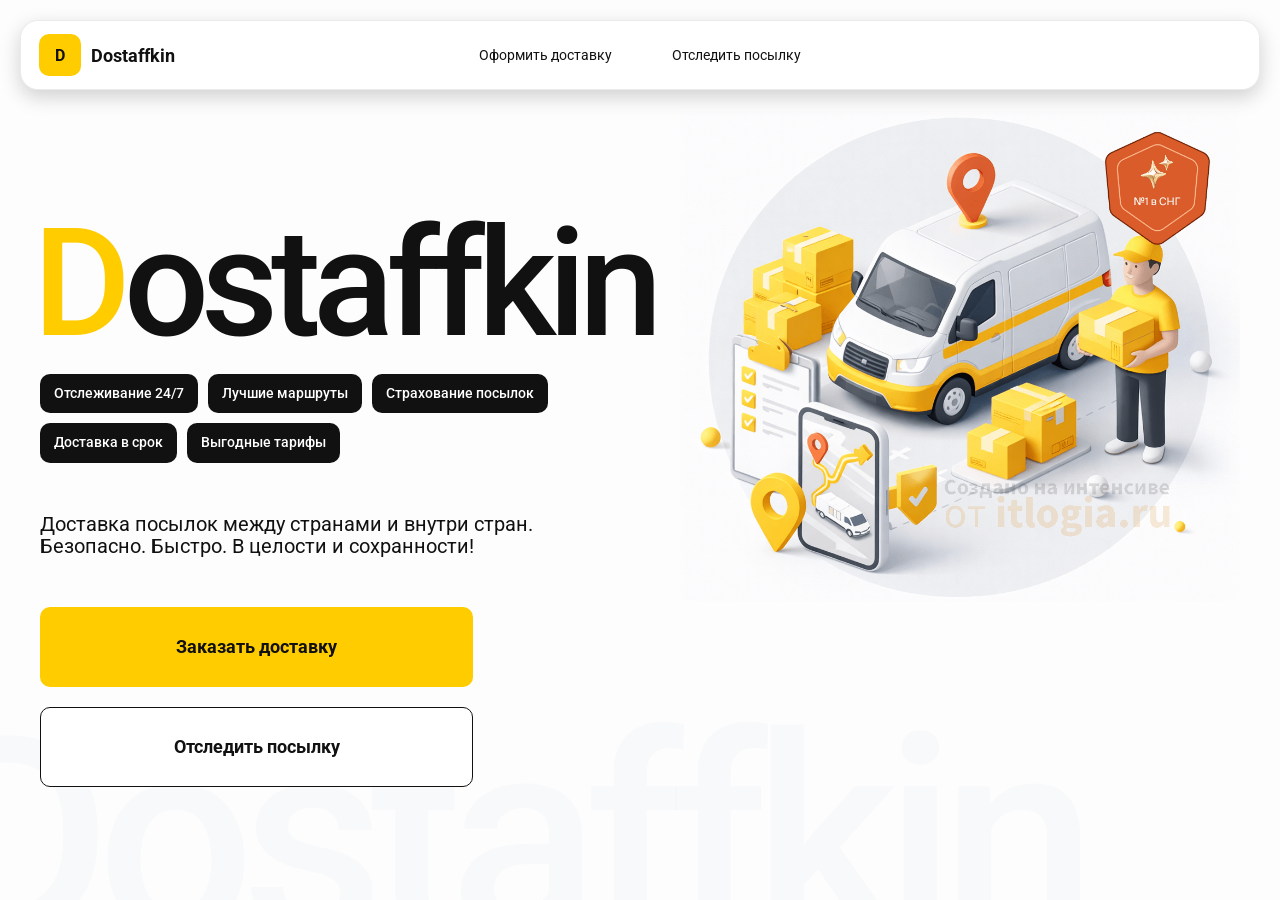
<file: index.html>
<!doctype html>
<html lang="ru">

<head>
    <meta charset="utf-8" />
    <meta name="viewport" content="width=device-width,initial-scale=1,maximum-scale=1,user-scalable=0" />
    <title>Dostaffkin — Доставка посылок между странами и внутри стран. Безопасно. Быстро. В целости и сохранности!
    </title>

    <link href="styles/base.css" rel="Stylesheet" />
    <link href="styles/base_adptive.css" rel="Stylesheet" />
    <link href="styles/index.css" rel="Stylesheet" />
    <link href="styles/index_adaptive.css" rel="Stylesheet" />
</head>

<body>
    <div class="container">
        <header class="header">
            <a class="header-brand" href="#">
                <div class="header-logo">D</div>
                <div class="header-title">Dostaffkin</div>
            </a>
            <nav class="header-menu">
                <a class="header-link" href="./order.html">Оформить <span>доставку</span></a>
                <a class="header-link" href="./track.html">Отследить <span>посылку</span></a>
            </nav>
        </header>
        <main class="main">
            <section class="main-info">
                <div class="main-title">
                    <span>D</span>ostaffkin
                </div>
                <div class="main-features">
                    <div class="main-feature">Отслеживание 24/7</div>
                    <div class="main-feature">Лучшие маршруты</div>
                    <div class="main-feature">Страхование посылок</div>
                    <div class="main-feature">Доставка в срок</div>
                    <div class="main-feature">Выгодные тарифы</div>
                </div>
                <div class="main-description">
                    Доставка посылок между странами и внутри стран.
                    Безопасно. Быстро. В целости и сохранности!
                </div>
                <div class="main-actions">
                    <a class="button" type="button" href="./order.html">Заказать доставку</a>
                    <a class="button button-white" type="button" href="./track.html">Отследить посылку</a>
                </div>
            </section>
            <div class="main-title-ghost">Dostaffkin</div>
            <section class="main-image">
                <img src="images/main-image.png" alt="Main image" />
            </section>
        </main>
    </div>
</body>

</html>
</file>
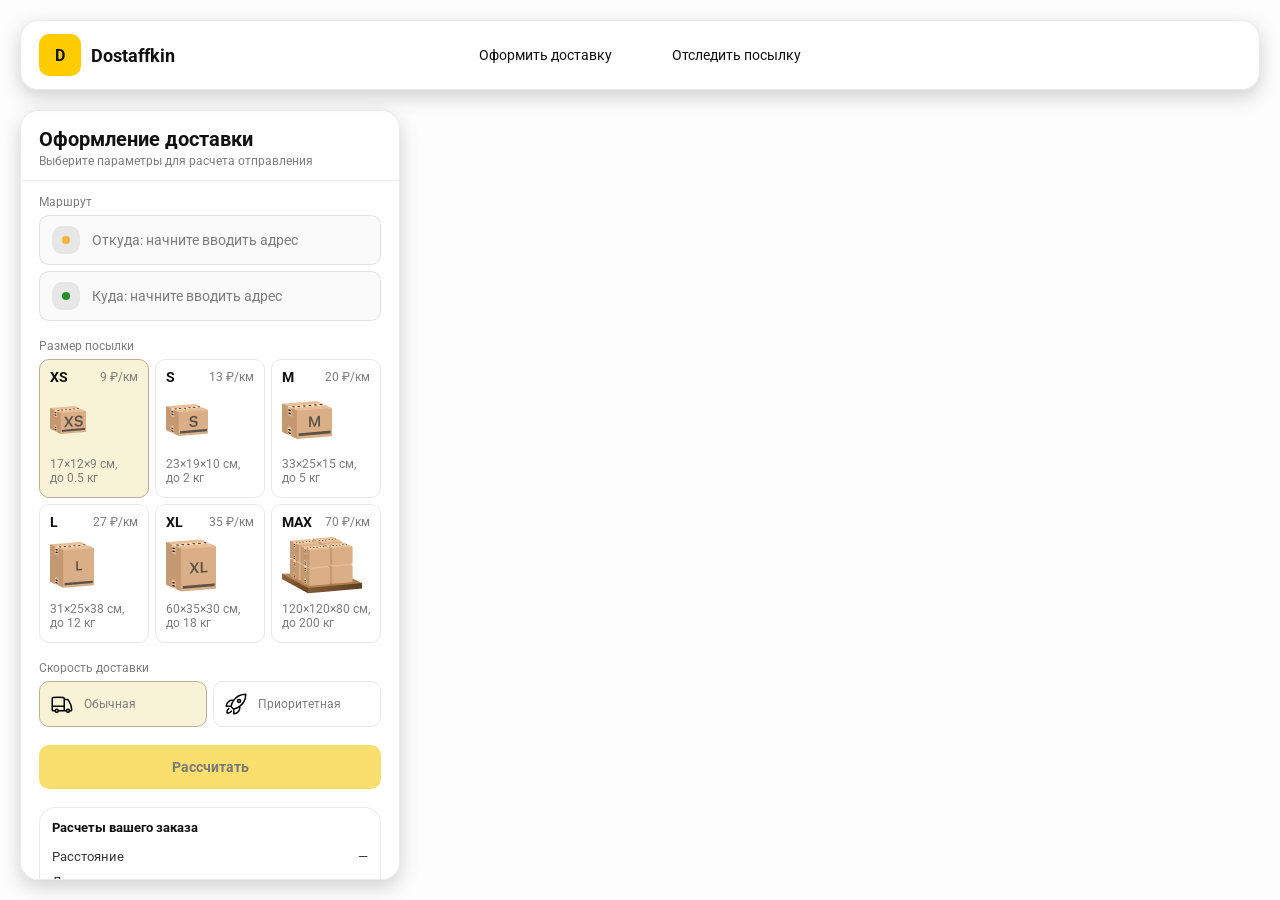
<file: order.html>
<!doctype html>
<html lang="ru">

<head>
    <meta charset="utf-8" />
    <meta name="viewport" content="width=device-width,initial-scale=1,maximum-scale=1,user-scalable=0" />
    <title>Оформление доставки</title>

    <link rel="stylesheet" href="styles/base.css" />
    <link rel="stylesheet" href="styles/base_adptive.css" />

    <link rel="stylesheet" href="styles/order.css" />
    <link rel="stylesheet" href="styles/order_adaptive.css" />

    <script src="https://api-maps.yandex.ru/2.1/?lang=ru_RU&apikey=f8033e4e-da6e-4111-876b-898e446dbfa6&suggest_apikey=1c3ef6a0-87ef-4f48-9060-6bc2e76697da" type="text/javascript"></script>
</head>

<body>
    <div id="map"></div>
    <header class="header">
        <a class="header-brand" href="./index.html">
            <div class="header-logo">D</div>
            <div class="header-title">Dostaffkin</div>
        </a>
        <nav class="header-menu">
            <a class="header-link" href="#">Оформить <span>доставку</span></a>
            <a class="header-link" href="./track.html">Отследить <span>посылку</span></a>
        </nav>
    </header>
    <aside class="main" id="sidebar">
        <div class="main-header">
            <div class="main-title">Оформление доставки</div>
            <div class="main-text">Выберите параметры для расчета отправления</div>
        </div>
        <div class="main-content">
            <div class="main-route">
                <div class="main-block-title">Маршрут</div>
                <div class="main-fields">
                    <div class="main-field" id="fromField">
                        <div class="main-pin"></div>
                        <input id="from" placeholder="Откуда: начните вводить адрес" autocomplete="off" />
                        <div class="main-ac" id="fromAc" role="listbox" aria-label="Подсказки адресов"></div>
                    </div>
                    <div class="main-field" id="toField">
                        <div class="main-pin"></div>
                        <input id="to" placeholder="Куда: начните вводить адрес" autocomplete="off" />
                        <div class="main-ac" id="toAc" role="listbox" aria-label="Подсказки адресов"></div>
                    </div>
                </div>
            </div>
            <div class="main-package">
                <div class="main-block-title">Размер посылки</div>

                <div class="main-sizes">
                    <div class="main-size-card is-active" data-value="xs">
                        <div class="main-size-top">
                            <div class="main-size-label">XS</div>
                            <div class="main-size-rate">9 ₽/км</div>
                        </div>
                        <div class="main-size-media">
                            <img src="images/sizes/xs.png" alt="Короб XS" />
                        </div>
                        <div class="main-size-description">17×12×9 см,<br>до 0.5 кг</div>
                    </div>

                    <div class="main-size-card" data-value="s">
                        <div class="main-size-top">
                            <div class="main-size-label">S</div>
                            <div class="main-size-rate">13 ₽/км</div>
                        </div>
                        <div class="main-size-media">
                            <img src="images/sizes/s.png" alt="Короб S" />
                        </div>
                        <div class="main-size-description">23×19×10 см,<br>до 2 кг</div>
                    </div>

                    <div class="main-size-card" data-value="m">
                        <div class="main-size-top">
                            <div class="main-size-label">M</div>
                            <div class="main-size-rate">20 ₽/км</div>
                        </div>
                        <div class="main-size-media">
                            <img src="images/sizes/m.png" alt="Короб M" />
                        </div>
                        <div class="main-size-description">33×25×15 см,<br>до 5 кг</div>
                    </div>

                    <div class="main-size-card" data-value="l">
                        <div class="main-size-top">
                            <div class="main-size-label">L</div>
                            <div class="main-size-rate">27 ₽/км</div>
                        </div>
                        <div class="main-size-media">
                            <img src="images/sizes/l.png" alt="Короб L" />
                        </div>
                        <div class="main-size-description">31×25×38 см,<br>до 12 кг</div>
                    </div>

                    <div class="main-size-card" data-value="xl">
                        <div class="main-size-top">
                            <div class="main-size-label">XL</div>
                            <div class="main-size-rate">35 ₽/км</div>
                        </div>
                        <div class="main-size-media">
                            <img src="images/sizes/xl.png" alt="Короб XL" />
                        </div>
                        <div class="main-size-description">60×35×30 см,<br>до 18 кг</div>
                    </div>

                    <div class="main-size-card" data-value="max">
                        <div class="main-size-top">
                            <div class="main-size-label">MAX</div>
                            <div class="main-size-rate">70 ₽/км</div>
                        </div>
                        <div class="main-size-media main-size-media-palleta">
                            <img src="images/sizes/max.png" alt="Паллета" />
                        </div>
                        <div class="main-size-description">120×120×80 см,<br>до 200 кг</div>
                    </div>
                </div>
            </div>
            <div class="main-speed">
                <div class="main-block-title">Скорость доставки</div>

                <div class="main-speeds">
                    <div class="main-speed-card is-active" data-value="regular">
                        <img class="main-speed-media" src="images/icons/regular.svg" alt="Regular" />
                        <div class="main-speed-description">Обычная</div>
                    </div>
                    <div class="main-speed-card" data-value="fast">
                        <img class="main-speed-media" src="images/icons/fast.svg" alt="Fast" />
                        <div class="main-speed-description">Приоритетная</div>
                    </div>

                </div>
            </div>
            <div class="main-calculate-block">
                <button id="calc" class="button calculate-button" type="button" disabled>Рассчитать</button>
            </div>
            <div class="main-result" id="result">
                <div class="main-result-title">Расчеты вашего заказа</div>
                <div class="main-result-lines">
                    <div class="main-result-line"><span>Расстояние</span><span id="distanceValue">—</span></div>
                    <div class="main-result-line"><span>Доставим через</span><span id="durationValue">—</span></div>
                    <div class="main-result-line"><span>Тариф</span><span id="rateValue">—</span></div>
                </div>
                <div class="main-price">
                    <div class="main-price-label">Итого</div>
                    <div class="main-price-value" id="totalValue">—</div>
                </div>
            </div>
            <div class="main-order-box">
                <div class="main-order-form" id="orderForm">
                    <div class="main-order-title">Оформление доставки</div>
                    <div class="main-block-info-row">
                        <div class="main-block-title">Контакты</div>
                        <div class="order-fields">
                            <div class="main-field">
                                <input id="customerName" placeholder="Ваше имя" autocomplete="off" />
                            </div>
                            <div class="main-field">
                                <input id="customerPhone" placeholder="Ваш телефон" autocomplete="off"
                                    inputmode="tel" />
                            </div>
                        </div>
                    </div>
                    <div class="main-block-info-row extra-info">
                        <div class="main-block-title">Дополнительная информация</div>
                        <div class="main-field textarea">
                            <textarea id="comment" placeholder="Детали доставки и комментарии"></textarea>
                        </div>
                    </div>
                    <button id="submit" class="button main-submit-request" type="button" disabled>Отправить
                        заявку
                    </button>
                </div>

                <div class="main-order-success" id="orderSuccess">
                    <div class="main-success-icon">✓</div>
                    <div class="main-success-title">Заявка отправлена!</div>
                    <div class="main-success-title">Номер отправления – <span id="orderId"></span></div>
                    <div class="main-success-subtitle">Мы скоро свяжемся с вами</div>
                </div>
            </div>
        </div>
    </aside>
    <script src="scripts/order.js"></script> 
</body>

</html>
</file>
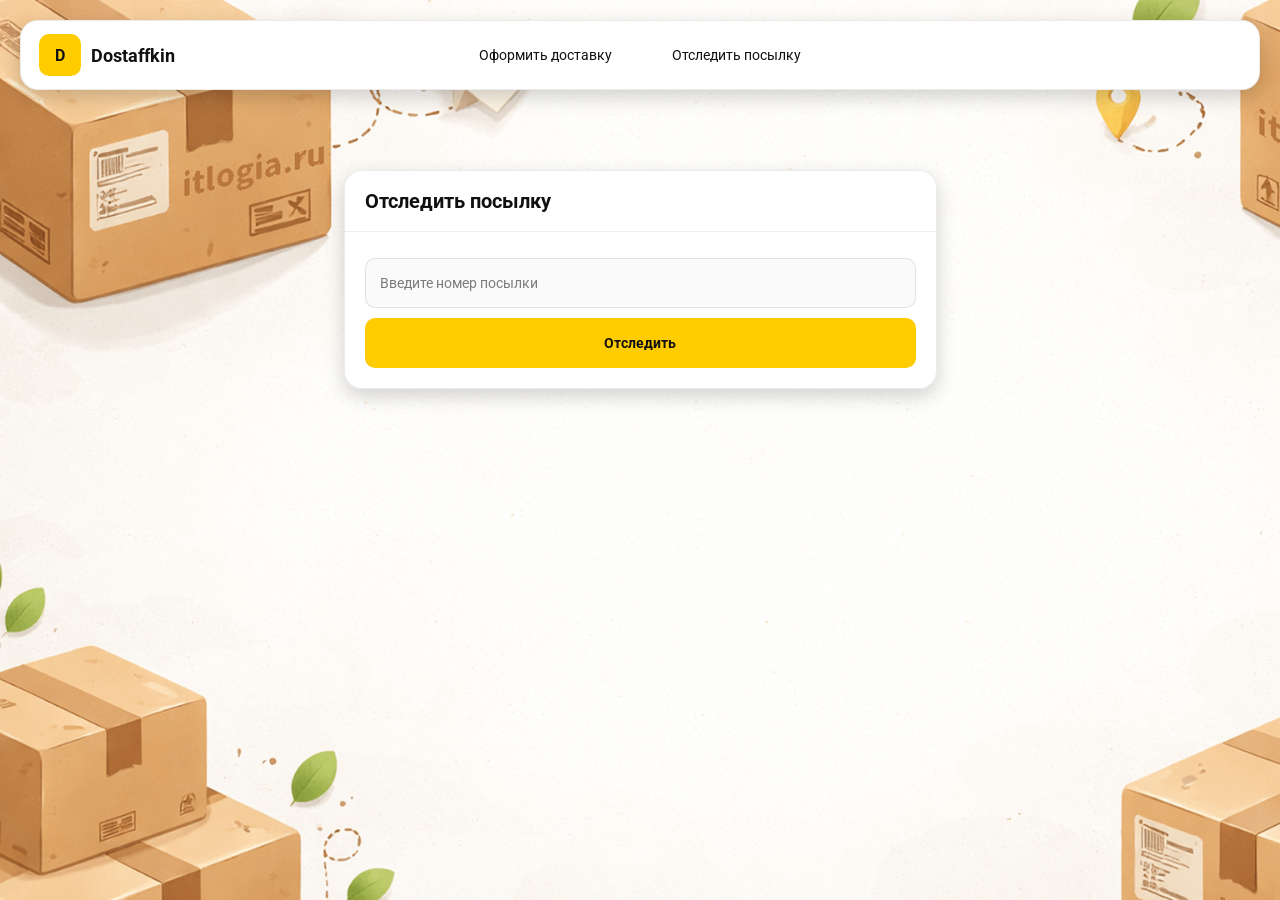
<file: track.html>
<!doctype html>
<html lang="ru">

<head>
    <meta charset="utf-8" />
    <meta name="viewport" content="width=device-width,initial-scale=1,maximum-scale=1,user-scalable=0" />
    <title>Отследить посылку</title>
    <link rel="stylesheet" href="styles/base.css" />
    <link rel="stylesheet" href="styles/base_adptive.css" />

    <link rel="stylesheet" href="styles/track.css" />
    <link rel="stylesheet" href="styles/track_adaptive.css" />
</head>

<body>

    <div class="container">
        <header class="header">
            <a class="header-brand" href="./index.html">
                <div class="header-logo">D</div>
                <div class="header-title">Dostaffkin</div>
            </a>
            <nav class="header-menu">
                <a class="header-link" href="./order.html">Оформить <span>доставку</span></a>
                <a class="header-link" href="#">Отследить <span>посылку</span></a>
            </nav>
        </header>
        <main class="track-content">
            <section class="track-card track-search">
                <div class="track-title">Отследить посылку</div>
                <div class="track-action">
                    <div class="main-field track-field">
                        <input id="trackNumber" placeholder="Введите номер посылки" autocomplete="off" />
                    </div>
                    <button id="trackButton" class="button track-button" type="button">Отследить</button>
                </div>
            </section>
            <section class="track-card track-result" id="trackResult">
                <div class="track-result-header">
                    <div class="track-id" id="trackIdValue"></div>
                    <div class="track-routes">
                        <div class="track-route">
                            <div class="track-route-pin">
                                <svg xmlns="http://www.w3.org/2000/svg" fill="none" viewBox="0 0 24 24"
                                    stroke-width="1.5" stroke="orange" class="size-6">
                                    <path stroke-linecap="round" stroke-linejoin="round"
                                        d="M15 10.5a3 3 0 1 1-6 0 3 3 0 0 1 6 0Z" />
                                    <path stroke-linecap="round" stroke-linejoin="round"
                                        d="M19.5 10.5c0 7.142-7.5 11.25-7.5 11.25S4.5 17.642 4.5 10.5a7.5 7.5 0 1 1 15 0Z" />
                                </svg>
                            </div>
                            <div class="track-route-address" id="trackFromValue">
                                Откуда: Москва, улица Арбат, 1
                            </div>
                        </div>
                        <div class="track-route track-route-arrow">
                            <svg xmlns="http://www.w3.org/2000/svg" fill="none" viewBox="0 0 24 24" stroke-width="1.5"
                                stroke="currentColor" class="size-6">
                                <path stroke-linecap="round" stroke-linejoin="round"
                                    d="M19.5 13.5 12 21m0 0-7.5-7.5M12 21V3" />
                            </svg>
                        </div>
                        <div class="track-route">
                            <div class="track-route-pin">
                                <svg xmlns="http://www.w3.org/2000/svg" fill="none" viewBox="0 0 24 24"
                                    stroke-width="1.5" stroke="green" class="size-6">
                                    <path stroke-linecap="round" stroke-linejoin="round"
                                        d="M15 10.5a3 3 0 1 1-6 0 3 3 0 0 1 6 0Z" />
                                    <path stroke-linecap="round" stroke-linejoin="round"
                                        d="M19.5 10.5c0 7.142-7.5 11.25-7.5 11.25S4.5 17.642 4.5 10.5a7.5 7.5 0 1 1 15 0Z" />
                                </svg>
                            </div>
                            <div class="track-route-address" id="trackToValue">
                                Куда: Минск, проспект Независимости, 58
                            </div>
                        </div>
                    </div>
                </div>
                <div class="track-info">
                    <div class="track-status-title">Статус данной посылки:</div>
                    <div class="track-status-list" id="trackStatusList">
                    </div>
                </div>
            </section>
        </main>
    </div>

    <script src="scripts/track.js"></script>
</body>

</html>
</file>
<file: styles/base.css>
*, *::before, *::after {
    box-sizing: border-box;
}

@font-face {
    font-family: "Roboto";
    src: url("../fonts/Roboto-Regular.ttf");
    font-weight: normal;
}

@font-face {
    font-family: "Roboto";
    src: url("../fonts/Roboto-Bold.ttf");
    font-weight: bold;
}

@font-face {
    font-family: "Roboto";
    src: url("../fonts/Roboto-Medium.ttf");
    font-weight: 500;
}

html, body {
    margin: 0;
    color: #111111;
    font-family: "Roboto", sans-serif;
}

body {
    background: #FDFDFD;
}

.header {
    border-radius: 18px;
    box-shadow: 0 7px 20px 0 #0000002E;
    backdrop-filter: blur(10px);
    background: #ffffff;
    left: 20px;
    border: 1px solid rgba(0, 0, 0, 0.08);
    position: fixed;
    right: 20px;
    top: 20px;
    padding: 14px 18px;
    height: 70px;
    display: flex;
    align-items: center;
    z-index: 6;
}
.header-brand {
    display: flex;
    align-items: center;
    text-decoration: none;
    gap: 10px;
}

.header-logo {
    width: 42px;
    height: 42px;
    border-radius: 10px;
    background: #FFCC00;
    display: grid;
    place-items: center;
    font-weight: bold;
    color: #111;
}

.header-title {
    font-size: 18px;
    font-weight: bold;
    color: #111111;
    text-decoration: none;
}

.header-menu {
    display: flex;
    align-items: center;
    gap: 60px;
    margin: 0;
    position: absolute;
    left: 50%;
    transform: translateX(-50%);
}

.header-link {
    font-size: 14px;
    color: #111111;
    text-decoration: none;
}

.button {
    border: 0;
    outline: none;
    height: 44px;
    border-radius: 10px;
    font-size: 14px;
    font-weight: bold;
    cursor: pointer;
    font-family: inherit;
    transition: transform .08s ease, opacity .12s ease;
    background: #ffcc00;
    color: #111111;
    text-align: center;
    text-decoration: none;
}

.button:hover {
    background-color: #E5BC19;
}

.button:disabled {
    cursor: not-allowed;
    background-color: #FADE6E;
    color: #787878;
    transform: none;
}

.button.button-white {
    background: #ffffff;
    border: 1px solid #111111;
}

.button.button-white:hover {
    background: rgb(241 241 241);
}

.main-field {
    display: flex;
    align-items: center;
    margin-top: 6px;
    gap: 10px;
    border: 1px solid #1111111A;
    background: #FAFAFA;
    border-radius: 10px;
    padding: 10px 12px;
    position: relative;
    box-sizing: border-box;
    height: 50px;
}

.main-field.textarea {
    height: auto;
}

.main-pin {
    width: 28px;
    height: 28px;
    border-radius: 10px;
    background: rgba(17, 17, 17, 0.08);
    display: grid;
    place-items: center;
    flex: 0 0 auto;
    position: relative;
}

.main-pin::before {
    content: "";
    width: 8px;
    height: 8px;
    border-radius: 999px;
    background: orange;
    opacity: .75;
    display: block;
}

.main-field:last-child .main-pin::before {
    background: green;
    opacity: .85;
}

input, textarea {
    width: 100%;
    border: 0;
    outline: none;
    background: transparent;
    font-size: 14px;
    color: #111111;
    font-family: inherit;
}

textarea {
    resize: vertical;
    min-height: 72px;
    padding: 2px 0;
}

input::placeholder, textarea::placeholder {
    color: #7C7C7C;
}

.main-field:focus-within {
    border-color: rgba(0, 0, 0, 0.20);
    box-shadow: 0 0 0 4px rgba(255, 204, 0, 0.35);
    background: rgba(255, 255, 255, 0.75);
}
</file>
<file: styles/base_adptive.css>
@media (max-width: 767px) {
    .header {
        left: 10px;
        right: 10px;
        top: 10px;
    }

    .header-link span {
        display: none;
    }

    .header-menu {
        gap: 20px;
        justify-content: flex-start;
        margin: 0 0 0 30px;
        position: static;
        transform: none;
    }
}

@media (max-width: 420px) {
    .header-title {
        display: none;
    }
}

@media (max-width: 374px) {
    .header-menu {
        gap: 10px;
        margin: 0 0 0 10px;
    }
}
</file>
<file: styles/index.css>
.container {
    overflow: hidden;
    min-height: 100vh;
}

.main {
    padding: 111px 40px 40px;
    position: relative;
    display: flex;
}

.main-info {
    max-width: 840px;
    width: 100%;
    position: relative;
}

.main-title {
    margin-top: 98px;
    font-weight: 500;
    font-size: 200px;
    line-height: 1;
    letter-spacing: -0.05em;
    color: #111111;
    left: -15px;
    position: relative;
}

.main-title span {
    color: #ffcc00;
}

.main-features {
    margin-top: 15px;
    display: flex;
    flex-wrap: wrap;
    gap: 10px;
}

.main-feature {
    background: #111111;
    color: #ffffff;
    padding: 12px 14px;
    font-weight: 500;
    font-size: 14px;
    line-height: 1.1;
    border-radius: 10px;
}

.main-description {
    margin-top: 50px;
    max-width: 500px;
    font-size: 20px;
    line-height: 1.1;
    color: #111111;
}

.main-actions {
    margin-top: 50px;
    display: flex;
    flex-direction: column;
    gap: 20px;
}

.main-actions .button {
    height: 80px;
    width: 433px;
    font-size: 18px;
    font-weight: bold;
    place-items: center;
    display: grid;
}

.main-title-ghost {
    position: absolute;
    z-index: -1;
    left: -70px;
    bottom: -150px;
    font-weight: 500;
    font-size: 278px;
    line-height: 1;
    letter-spacing: -0.05em;
    color: #ECEDF04D;
}

.main-image {
    width: 1024px;
    top: 100px;
    z-index: -2;
}

.main-image img {
    width: 100%;
    max-width: 1024px;
    height: auto;
    display: block;
}
</file>
<file: styles/index_adaptive.css>
@media (max-width: 1760px) {
    .main-title {
        font-size: 150px;
        left: -7px;
    }

    .main-info {
        max-width: 640px;
    }
}

@media (max-width: 1200px) {
    .main-info {
        max-width: 540px;
    }

    .main {
        padding: 111px 20px 20px;
    }

    .main-title {
        font-size: 120px;
        left: -4px;
    }

    .main-title-ghost {
        font-size: 220px;
    }
}

@media (max-width: 1024px) {
    .main-title {
        margin-top: 30px;
    }

    .main {
        flex-direction: column-reverse;
    }

    .main-image {
        max-width: 350px;
        position: absolute;
        left: 370px;
        top: 370px;
    }

    .main-info {
        max-width: 100%;
    }

    .main-actions {
        gap: 10px;
    }

    .main-actions .button {
        height: 50px;
        font-size: 14px;
        width: auto;
        max-width: 300px;
    }

    .main-description {
        max-width: 350px;
    }
}

@media (max-width: 570px) {
    .main-title {
        font-size: 88px;
    }

    .main-description {
        max-width: 100%
    }

    .main-actions {
       width: 100%;
    }

    .main-actions .button {
        width: 100%;
        max-width: 100%
    }

    .main-image {
        max-width: 650px;
        position: absolute;
        left: 170px;
        top: 70px;
        opacity: 0.2;
    }
}

@media (max-width: 400px) {
    .main-title {
        font-size: 70px;
    }
}
</file>
<file: styles/order.css>
#map {
    position: fixed;
    inset: 0;
}

.main {
    border-radius: 18px;
    box-shadow: 0 7px 20px 0 #0000002E;
    backdrop-filter: blur(10px);
    background: rgba(255, 255, 255, 0.96);
    left: 20px;
    border: 1px solid rgba(0, 0, 0, 0.08);
    position: fixed;
    top: 110px;
    bottom: 20px;
    width: 380px;
    display: flex;
    flex-direction: column;
    overflow: hidden;
    z-index: 5;
}

.main-header {
    padding: 18px 18px 12px 18px;
    border-bottom: 1px solid rgba(0, 0, 0, 0.06);
    display: flex;
    flex-direction: column;
}

.main-title {
    font-size: 20px;
    line-height: 100%;
    font-weight: bold;
}

.main-text {
    font-size: 12px;
    margin-top: 5px;
    color: #7C7C7C;
}

.main-content {
    padding: 14px 18px 18px 18px;
    overflow: auto;
    scrollbar-width: none;
    display: flex;
    flex-direction: column;
    gap: 18px;
    flex: 1;
}

.main-block-title {
    font-size: 12px;
    color: #7C7C7C;
}

.main-route .main-block-title,
.main-package .main-block-title {
    margin-bottom: 6px;
}

.main-sizes {
    display: grid;
    gap: 6px;
    grid-template-columns: repeat(3, 1fr);
}

.main-size-card {
    border: 1px solid #E8E8E7;
    background: #FFFFFF;
    border-radius: 10px;
    padding: 10px;
    cursor: pointer;
    user-select: none;
    transition: transform .08s ease, border-color .12s ease, background .12s ease;
    min-height: 139px;
}

.main-size-card:hover {
    transform: translateY(-1px);
}

.main-size-card.is-active {
    background-color: #F8F2D6;
    border-color: #B7B196;
}

.main-size-top {
    display: flex;
    align-items: center;
    justify-content: space-between;
}

.main-size-label {
    font-weight: bold;
    font-size: 14px;
    color: #111111;
    line-height: 100%;
}

.main-size-rate {
    font-size: 12px;
    color: #7C7C7C;
    line-height: 100%;
}

.main-size-media {
    margin-top: 8px;
    height: 57px;
}

.main-size-description {
    margin-top: 8px;
    font-size: 12px;
    color: #7C7C7C;
    line-height: 1.2;
}

.calculate-button {
    width: 100%;
}

.main-result {
    border: 1px solid rgba(0, 0, 0, 0.08);
    background: rgba(255, 255, 255, 0.75);
    border-radius: 16px;
    padding: 12px;
    line-height: 1.25;
}

.main-result-title {
    font-weight: bold;
    font-size: 13px;
    color: #111111;
    margin-bottom: 13px;
}

.main-result-lines {
    gap: 8px;
    display: flex;
    flex-direction: column;
}

.main-result-line {
    font-size: 13px;
    color: rgba(17, 17, 17, 0.85);
    display: flex;
    justify-content: space-between;
}

.main-price {
    margin-top: 18px;
    padding-top: 10px;
    border-top: 1px dashed rgba(0, 0, 0, 0.12);
    display: flex;
    align-items: baseline;
    justify-content: space-between;
}

.main-price-label {
    font-size: 12px;
    color: rgba(17, 17, 17, 0.55);
}

.main-price-value {
    font-size: 20px;
    font-weight: bold;
    color: #111111;
    letter-spacing: -0.3px;
}

.main-order-box {
    background: #ffffff;
    border: 1px solid #E8E8E7;
    border-radius: 10px;
    padding: 12px;
}

.main-order-title {
    margin-bottom: 8px;
    font-weight: bold;
    font-size: 14px;
    color: #111111;
}

.main-block-info {
    display: flex;
    flex-direction: column;
    gap: 6px;
}

.order-fields {
    display: grid;
    grid-template-columns: 1fr 1fr;
    column-gap: 10px;
    margin-top: 6px;
}

.main-block-info-row.extra-info {
    display: block;
    margin-top: 13px;
}

.main-submit-request {
    width: 100%;
    margin-top: 6px;
}

.main-order-success {
    display: none;
    text-align: center;
    padding: 22px 12px;
    gap: 12px;
}

.main-order-success.is-visible {
    display: flex;
    flex-direction: column;
    align-items: center;
}

.main-success-icon {
    width: 56px;
    height: 56px;
    border-radius: 50%;
    background: #16a34a;
    color: #ffffff;
    display: grid;
    place-items: center;
    font-size: 30px;
}

.main-success-title {
    font-size: 14px;
    font-weight: bold;
    color: #111111;
}

.main-success-subtitle {
    font-size: 12px;
    color: rgba(17, 17, 17, 0.55);
    line-height: 1.3;
}

.main-speed .main-block-title {
    margin-bottom: 6px;
}

.main-speeds {
    display: grid;
    gap: 6px;
    grid-template-columns: repeat(2, 1fr);
}

.main-speed-card {
    border: 1px solid #E8E8E7;
    background: #FFFFFF;
    border-radius: 10px;
    padding: 10px;
    cursor: pointer;
    user-select: none;
    transition: transform .08s ease, border-color .12s ease, background .12s ease;
    display: flex;
    align-items: center;
    gap: 10px;
}

.main-speed-card:hover {
    transform: translateY(-1px);
}

.main-speed-card.is-active {
    background-color: #F8F2D6;
    border-color: #B7B196;
}

.main-speed-description {
    font-size: 12px;
    color: #7C7C7C;
    line-height: 1.2;
}
</file>
<file: styles/order_adaptive.css>
@media (max-width: 767px) {
    .main {
        left: 10px;
        right: 10px;
        top: 50%;
        bottom: 12px;
        width: auto;
        max-width: none;
    }
}

@media (max-width: 420px) {
    .main-sizes {
        grid-template-columns: repeat(2, 1fr);
    }
}
</file>
<file: styles/track.css>
.container {
    background: #F4F4F4 url("../images/track-bg.png");
    background-size: cover;
    min-height: 100vh;
    padding: 170px 0 50px 0;
}

.track-content {
    width: 593px;
    margin: 0 auto;
}

.track-card {
    width: 100%;
    border-radius: 18px;
    box-shadow: 0 7px 20px 0 #0000002E;
    backdrop-filter: blur(10px);
    background: rgba(255, 255, 255, 0.96);
    border: 1px solid rgba(0, 0, 0, 0.08);
}

.track-title {
    font-size: 20px;
    line-height: 100%;
    font-weight: bold;
    border-bottom: 1px solid #EEEEEE;
    padding: 20px;
}

.track-action {
    padding: 20px;
}

.track-button {
    width: 100%;
    height: 50px;
}

.track-field {
    margin-bottom: 10px;
}

.track-result {
    margin-top: 5px;
    display: none;
}

.track-result.is-visible {
    display: block;
}

.track-result-header {
    font-weight: bold;
    font-size: 14px;
    color: #111111;
    padding: 20px;
    border-bottom: 1px solid #EEEEEE;
}

.track-id {
    margin-bottom: 12px;
    font-size: 20px;
}

.track-routes {
    display: flex;
    flex-direction: column;
    gap: 10px;
    font-weight: normal;
}

.track-route {
    display: flex;
    align-items: center;
    gap: 10px;
}

.track-route-pin {
    width: 24px;
    height: 24px;
    flex-shrink: 0;
}

.track-route-arrow {
    padding: 15px 0;
    width: 24px;
    height: 24px;
}

.track-info {
    padding: 20px;
}

.track-status {
    display: flex;
    align-items: center;
    font-size: 12px;
    gap: 10px;
}

.track-status-title {
    font-size: 14px;
    color: #111111;
    margin-bottom: 20px;
}

.track-status-list {
    display: flex;
    flex-direction: column;
    gap: 15px;
}

.track-status-icon {
    width: 40px;
    height: 40px;
    border-radius: 50%;
    background: rgba(17, 17, 17, 0.08);
    display: grid;
    place-items: center;
    flex: 0 0 auto;
}

.track-status.created .track-status-icon {
    background-color: #F1CB00;
}

.track-status.in-way .track-status-icon {
    background-color: #F08A11;
}

.track-status.ready .track-status-icon {
    background-color: #A35D0A;
}

.track-status.done .track-status-icon {
    background-color: #37C93B;
}

.track-status-text {
    display: flex;
    align-items: center;
    justify-content: space-between;
    color: #111111;
    font-size: 12px;
    flex: 1;
}

.track-status-date {
    color: rgba(17, 17, 17, 0.55);
}
</file>
<file: styles/track_adaptive.css>
@media (max-width: 767px) {
    .container {
        padding: 130px 0 50px 0;
    }

    .track-content {
        width: 100%;
        padding-left: 10px;
        padding-right: 10px;
    }

    .track-result-header {
        padding: 20px;
    }
}
</file>
